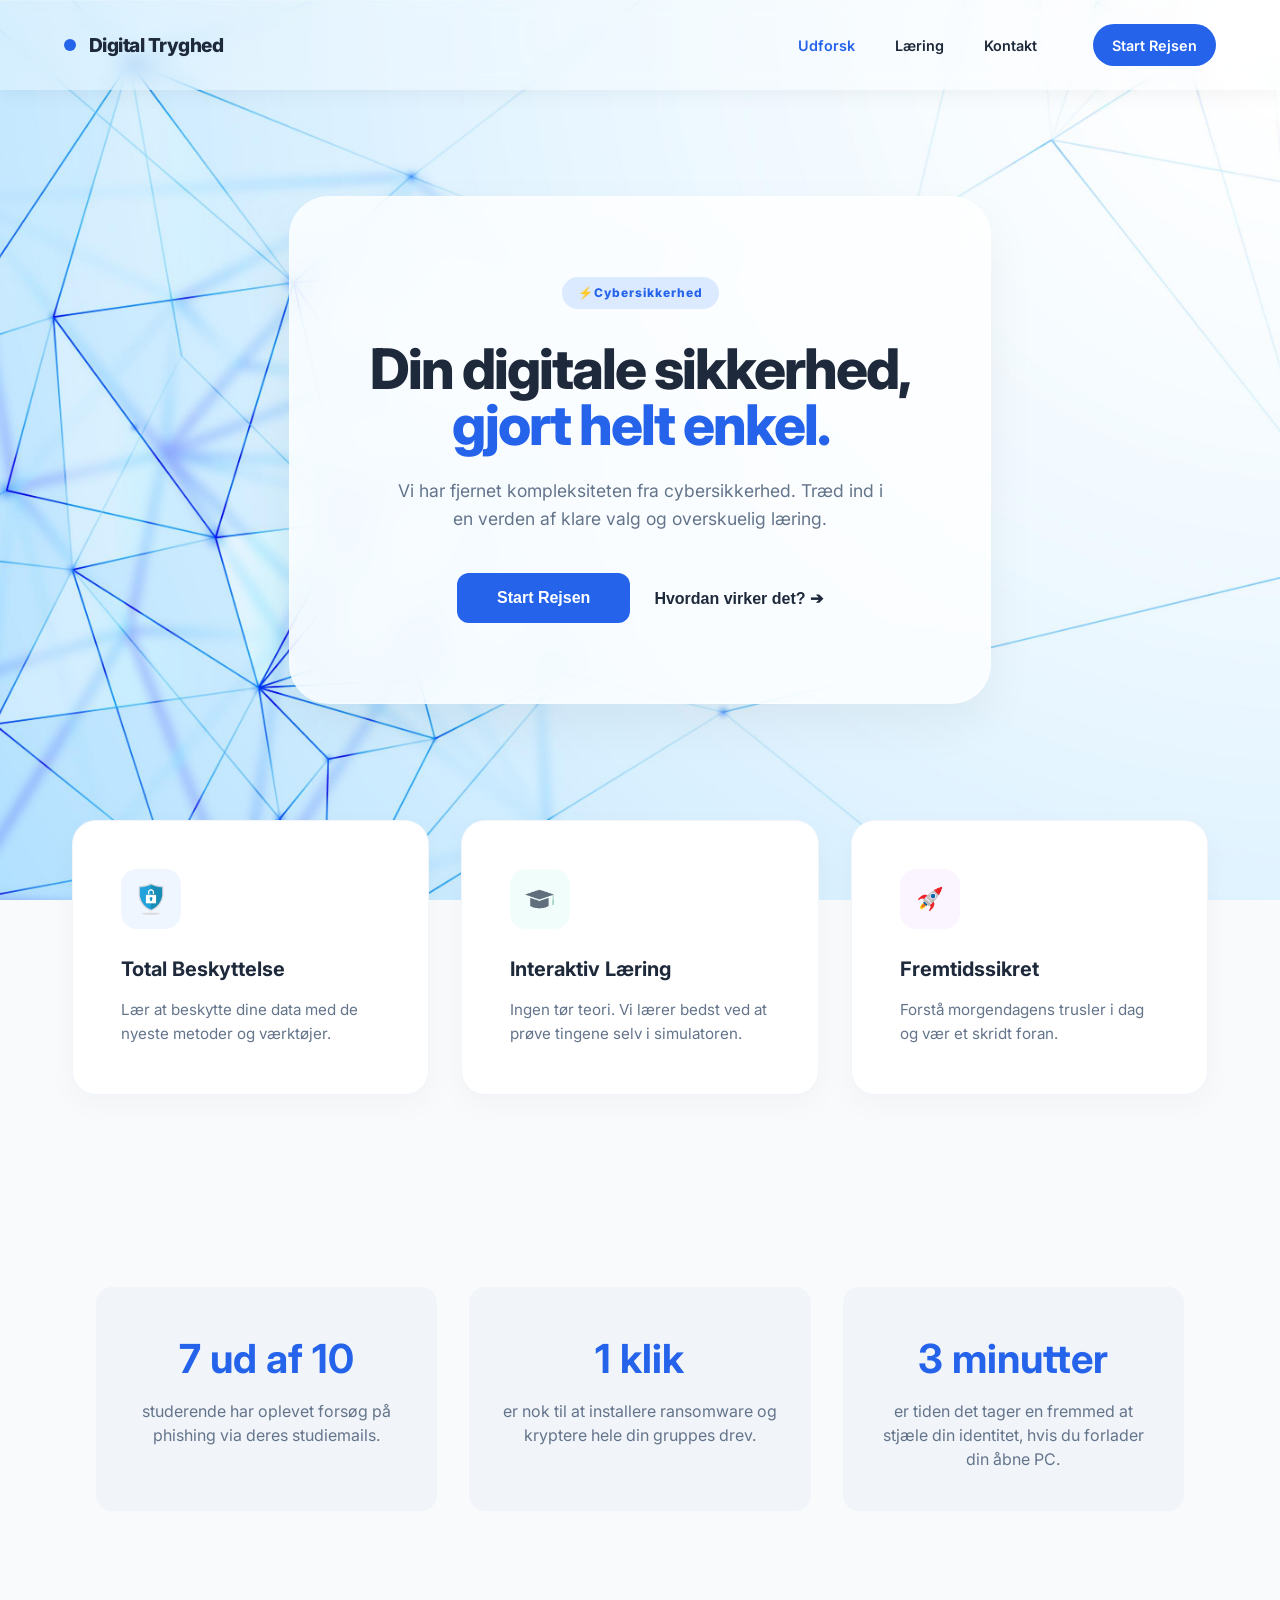
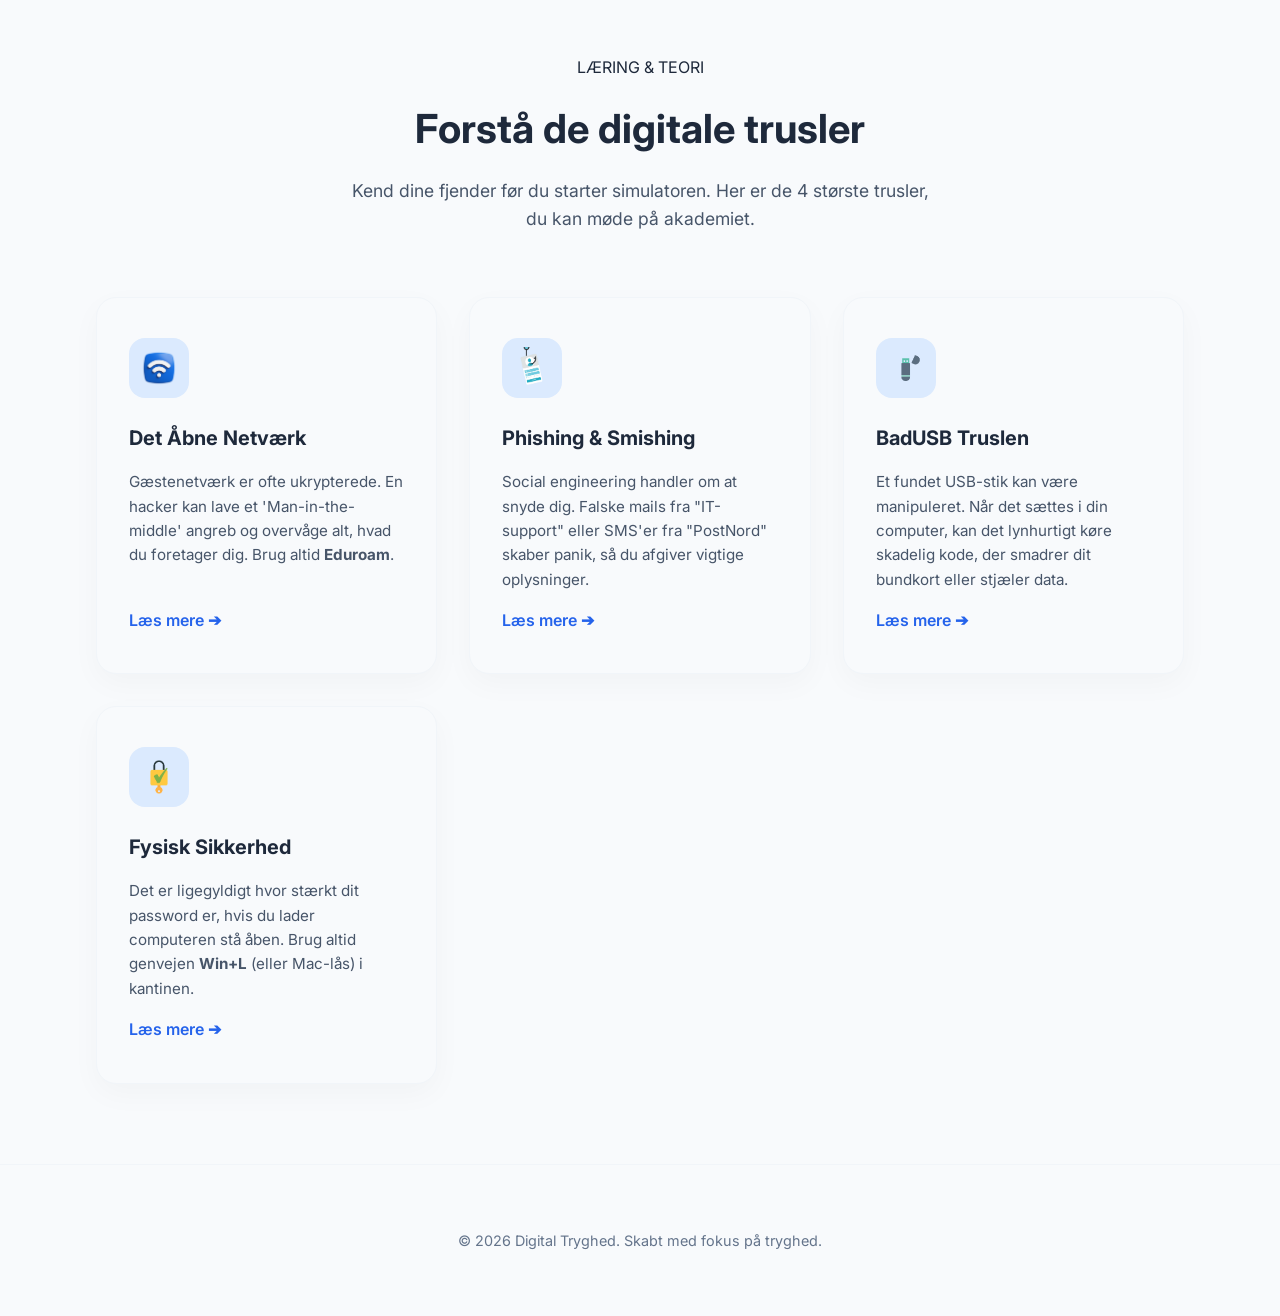
<file: index.html>
<!DOCTYPE html>
<html lang="da">

<head>
    <meta charset="UTF-8">
    <meta name="viewport" content="width=device-width, initial-scale=1.0">
    <title>Digital Tryghed | Den sikre vej</title>

    <!-- Fonts -->
    <link rel="preconnect" href="https://fonts.googleapis.com">
    <link rel="preconnect" href="https://fonts.gstatic.com" crossorigin>
    <link href="https://fonts.googleapis.com/css2?family=Inter:wght@300;400;600;800&display=swap" rel="stylesheet">

    <link rel="stylesheet" href="css/style.css">
    <script src="js/script.js" defer></script>
</head>

<body>
    <nav class="v3-nav">
        <div class="logo">
            <div class="logo-dot"></div>
            <span>Digital Tryghed</span>
        </div>
        <div class="nav-links">
            <a href="index.html" class="active">Udforsk</a>
            <a href="learning.html">Læring</a>
            <a href="contact.html">Kontakt</a>
            <a href="index.html?start=true" class="nav-cta">Start Rejsen</a>
        </div>
        <button class="menu-toggle" id="menu-toggle">
            <span></span>
            <span></span>
            <span></span>
        </button>
    </nav>

    <main>
        <section class="hero-v3">
            <div class="hero-bg-container">
                <img src="images/hero-bg.jpg" alt="Clean background">
            </div>

            <div class="hero-card">
                <div class="tag">⚡Cybersikkerhed</div>
                <h1>Din digitale sikkerhed, <br><span>gjort helt enkel.</span></h1>
                <p>Vi har fjernet kompleksiteten fra cybersikkerhed. Træd ind i en verden af klare valg og overskuelig
                    læring.</p>
                <div class="cta-group">
                    <button class="btn-main">Start Rejsen</button>
                    <button class="btn-link">Hvordan virker det? ➔</button>
                </div>
            </div>
        </section>

        <section class="info-sections container">
            <div class="info-card">
                <div class="card-icon blue"><img src="images/shield.png" alt="Beskyttelse"></div>
                <h4>Total Beskyttelse</h4>
                <p>Lær at beskytte dine data med de nyeste metoder og værktøjer.</p>
            </div>
            <div class="info-card">
                <div class="card-icon teal"><img src="images/graduation_cap_transparent.png" alt="Interaktiv Læring">
                </div>
                <h4>Interaktiv Læring</h4>
                <p>Ingen tør teori. Vi lærer bedst ved at prøve tingene selv i simulatoren.</p>
            </div>
            <div class="info-card">
                <div class="card-icon purple"><img src="images/raket_transparent.png" alt="Fremtidssikret"></div>
                <h4>Fremtidssikret</h4>
                <p>Forstå morgendagens trusler i dag og vær et skridt foran.</p>
            </div>
        </section>

        <!-- UDFORSK SEKTION -->
        <section id="udforsk" class="stats-section">
            <div class="container">
                <div class="stats-grid">
                    <div class="stat-box">
                        <h2>7 ud af 10</h2>
                        <p>studerende har oplevet forsøg på phishing via deres studiemails.</p>
                    </div>
                    <div class="stat-box">
                        <h2>1 klik</h2>
                        <p>er nok til at installere ransomware og kryptere hele din gruppes drev.</p>
                    </div>
                    <div class="stat-box">
                        <h2>3 minutter</h2>
                        <p>er tiden det tager en fremmed at stjæle din identitet, hvis du forlader din åbne PC.</p>
                    </div>
                </div>
            </div>
        </section>

        <!-- LÆRING SEKTION -->
        <section id="features" class="learning-section">
            <div class="container">
                <div class="section-header">
                    <div class="tag">LÆRING & TEORI</div>
                    <h2>Forstå de digitale trusler</h2>
                    <p>Kend dine fjender før du starter simulatoren. Her er de 4 største trusler, du kan møde på
                        akademiet.</p>
                </div>
                <div class="features-grid">
                    <div class="feature-card">
                        <div class="feature-icon"><img src="images/wifi_transparent.png" alt="Wifi"></div>
                        <h3>Det Åbne Netværk</h3>
                        <p>Gæstenetværk er ofte ukrypterede. En hacker kan lave et 'Man-in-the-middle' angreb og
                            overvåge alt, hvad du foretager dig. Brug altid <strong>Eduroam</strong>.</p>
                        <a href="learning.html#wifi" class="read-more">Læs mere ➔</a>
                    </div>
                    <div class="feature-card">
                        <div class="feature-icon"><img src="images/phishing2_transparent.png" alt="Phishing"></div>
                        <h3>Phishing & Smishing</h3>
                        <p>Social engineering handler om at snyde dig. Falske mails fra "IT-support" eller SMS'er fra
                            "PostNord" skaber panik, så du afgiver vigtige oplysninger.</p>
                        <a href="learning.html#phishing" class="read-more">Læs mere ➔</a>
                    </div>
                    <div class="feature-card">
                        <div class="feature-icon"><img src="images/usb_transparent.png" alt="BadUSB"></div>
                        <h3>BadUSB Truslen</h3>
                        <p>Et fundet USB-stik kan være manipuleret. Når det sættes i din computer, kan det lynhurtigt
                            køre skadelig kode, der smadrer dit bundkort eller stjæler data.</p>
                        <a href="learning.html#badusb" class="read-more">Læs mere ➔</a>
                    </div>
                    <div class="feature-card">
                        <div class="feature-icon"><img src="images/lock_transparent.png" alt="Fysisk Sikkerhed"></div>
                        <h3>Fysisk Sikkerhed</h3>
                        <p>Det er ligegyldigt hvor stærkt dit password er, hvis du lader computeren stå åben. Brug altid
                            genvejen <strong>Win+L</strong> (eller Mac-lås) i kantinen.</p>
                        <a href="learning.html#physical" class="read-more">Læs mere ➔</a>
                    </div>
                </div>
            </div>
        </section>

        <div id="game-overlay" class="game-overlay hidden">
            <div class="game-window">
                <button id="close-game" class="close-btn">&times;</button>
                <div id="game-content" class="game-content">
                    <div id="scene-image" class="scene-image"></div>
                    <div id="scene-text" class="scene-text"></div>
                    <div id="choices-container" class="choices-container"></div>
                </div>
            </div>
        </div>

             <div id="guide-modal" class="game-overlay hidden">
            <div class="game-window" style="max-width: 600px;">
                <button id="close-guide" class="close-btn">&times;</button>
                <div class="game-content">
                    <div class="scene-text">
                        <div class="tag" style="margin-bottom: 1rem;">GUIDE</div>
                        <h1>Hvordan virker det?</h1>
                        <div style="text-align: left; margin-top: 2rem;">
                            <p style="margin-bottom: 1.2rem; color: #1e293b;"><strong>1. Tag et valg:</strong> I simulatoren bliver du stillet over for realistiske hverdagssituationer. Dine valg afgør din skæbne.</p>
                            <p style="margin-bottom: 1.2rem; color: #1e293b;"><strong>2. Lær af fejlene:</strong> Hvis du bliver hacket, forklarer vi præcis hvad der gik galt, så du bliver klogere.</p>
                            <p style="margin-bottom: 1.2rem; color: #1e293b;"><strong>3. Bliv ekspert:</strong> Brug 'Læring' sektionen for at dykke ned i teorien bag de emner du møder i spillet.</p>
                        </div>
                        <button id="start-from-guide" class="btn-main full-width" style="margin-top: 1rem;">Start Rejsen Nu</button>
                    </div>
                </div>
            </div>
        </div>
    </main>

    <footer class="v3-footer">
        <div class="container">
            <p>&copy; 2026 Digital Tryghed. Skabt med fokus på tryghed.</p>
        </div>
    </footer>

</body>

</html>
</file>
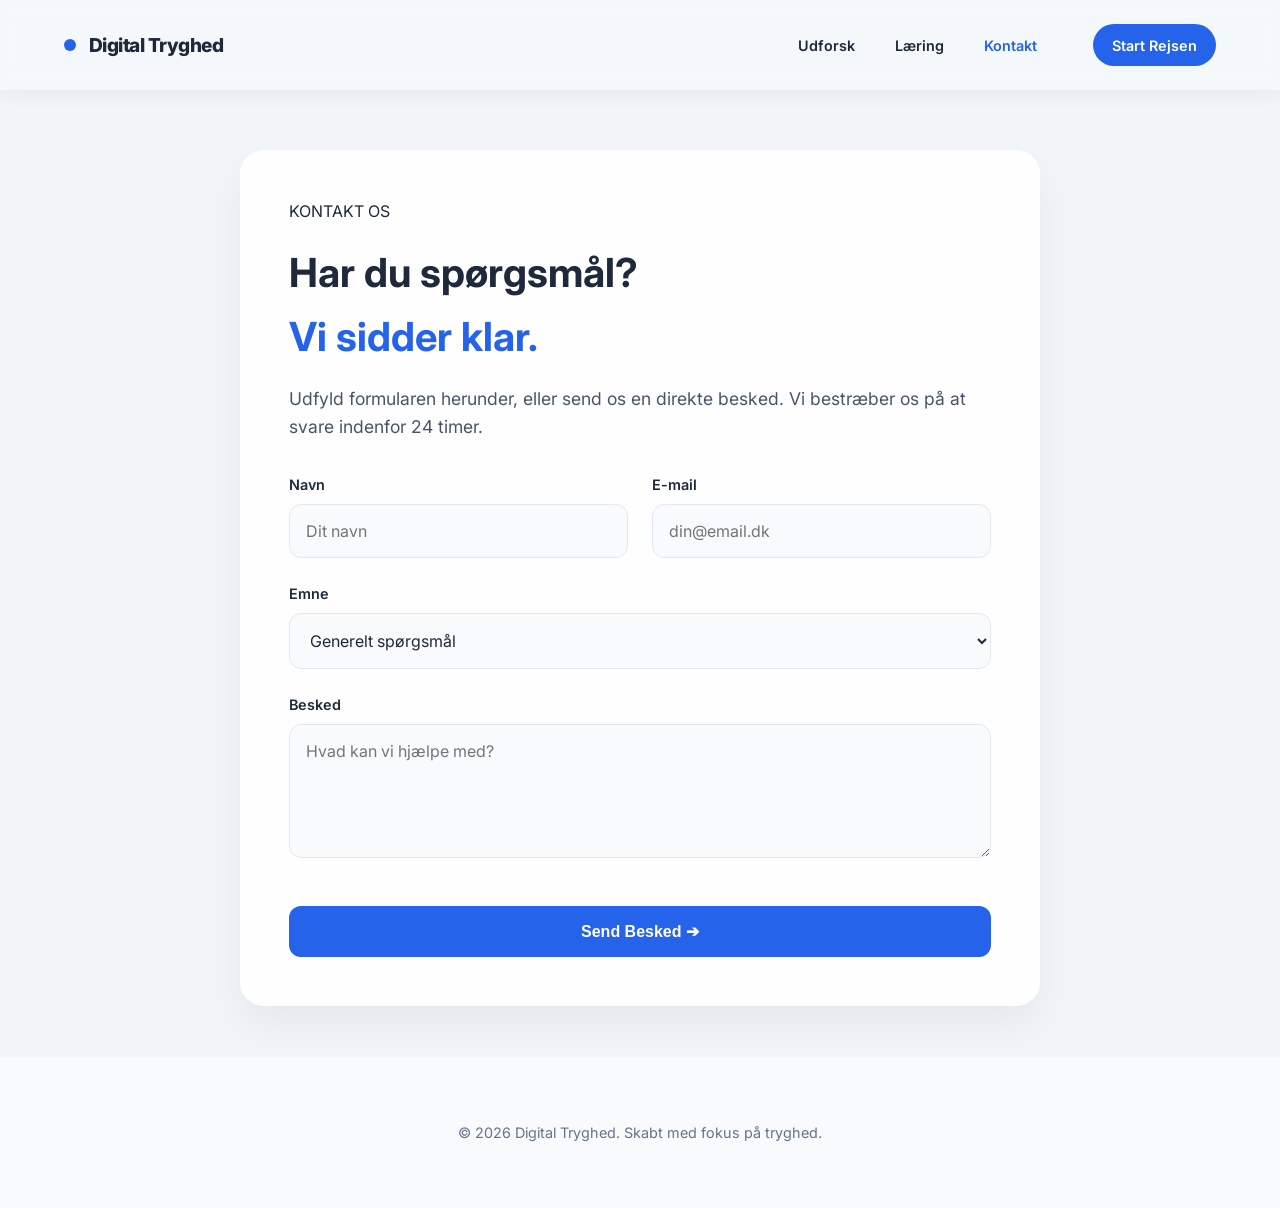
<file: contact.html>
<!DOCTYPE html>
<html lang="da">
<head>
    <meta charset="UTF-8">
    <meta name="viewport" content="width=device-width, initial-scale=1.0">
    <title>Kontakt Os | Digital Tryghed</title>
    
    <!-- Fonts -->
    <link rel="preconnect" href="https://fonts.googleapis.com">
    <link rel="preconnect" href="https://fonts.gstatic.com" crossorigin>
    <link href="https://fonts.googleapis.com/css2?family=Inter:wght@300;400;600;800&display=swap" rel="stylesheet">
    
    <link rel="stylesheet" href="css/style.css">
    <script src="js/script.js" defer></script>
</head>
<body class="subpage">
    <nav class="v3-nav">
        <a href="index.html" class="logo">
            <div class="logo-dot"></div>
            <span>Digital Tryghed</span>
        </a>
        <div class="nav-links">
            <a href="index.html">Udforsk</a>
            <a href="learning.html">Læring</a>
            <a href="contact.html" class="active">Kontakt</a>
            <a href="index.html?start=true" class="nav-cta">Start Rejsen</a>
        </div>
        <button class="menu-toggle" id="menu-toggle">
            <span></span>
            <span></span>
            <span></span>
        </button>
    </nav>

    <main class="contact-main">
        <section class="contact-hero container">
            <div class="contact-card">
                <div class="tag">KONTAKT OS</div>
                <h1>Har du spørgsmål? <br><span>Vi sidder klar.</span></h1>
                <p>Udfyld formularen herunder, eller send os en direkte besked. Vi bestræber os på at svare indenfor 24 timer.</p>
                
                <form id="contact-form" class="pure-form">
                    <div class="form-group-row">
                        <div class="form-group">
                            <label for="name">Navn</label>
                            <input type="text" id="name" placeholder="Dit navn" required>
                        </div>
                        <div class="form-group">
                            <label for="email">E-mail</label>
                            <input type="email" id="email" placeholder="din@email.dk" required>
                        </div>
                    </div>
                    <div class="form-group">
                        <label for="subject">Emne</label>
                        <select id="subject">
                            <option value="general">Generelt spørgsmål</option>
                            <option value="technical">Teknisk support</option>
                            <option value="feedback">Feedback til spillet</option>
                        </select>
                    </div>
                    <div class="form-group">
                        <label for="message">Besked</label>
                        <textarea id="message" rows="5" placeholder="Hvad kan vi hjælpe med?" required></textarea>
                    </div>
                    <button type="submit" class="btn-main full-width">Send Besked ➔</button>
                </form>
            </div>
        </section>
        <div id="guide-modal" class="game-overlay hidden">
            <div class="game-window" style="max-width: 600px;">
                <button id="close-guide" class="close-btn">&times;</button>
                <div class="game-content">
                    <div class="scene-text">
                        <div class="tag" style="margin-bottom: 1rem;">GUIDE</div>
                        <h1>Hvordan virker det?</h1>
                        <div style="text-align: left; margin-top: 2rem;">
                            <p style="margin-bottom: 1.2rem; color: #1e293b;"><strong>1. Tag et valg:</strong> I simulatoren bliver du stillet over for realistiske hverdagssituationer. Dine valg afgør din skæbne.</p>
                            <p style="margin-bottom: 1.2rem; color: #1e293b;"><strong>2. Lær af fejlene:</strong> Hvis du bliver hacket, forklarer vi præcis hvad der gik galt, så du bliver klogere.</p>
                            <p style="margin-bottom: 1.2rem; color: #1e293b;"><strong>3. Bliv ekspert:</strong> Brug 'Læring' sektionen for at dykke ned i teorien bag de emner du møder i spillet.</p>
                        </div>
                        <button id="start-from-guide" class="btn-main full-width" style="margin-top: 1rem;">Start Rejsen Nu</button>
                    </div>
                </div>
            </div>
        </div>
    </main>

    <footer class="v3-footer">
        <div class="container">
            <p>&copy; 2026 Digital Tryghed. Skabt med fokus på tryghed.</p>
        </div>
    </footer>

    <div id="game-overlay" class="game-overlay hidden">
        <div class="game-window">
            <button id="close-game" class="close-btn">&times;</button>
            <div id="game-content" class="game-content">
                <div id="scene-image" class="scene-image"></div>
                <div id="scene-text" class="scene-text"></div>
                <div id="choices-container" class="choices-container"></div>
            </div>
        </div>
    </div>

</body>
</html>
</file>
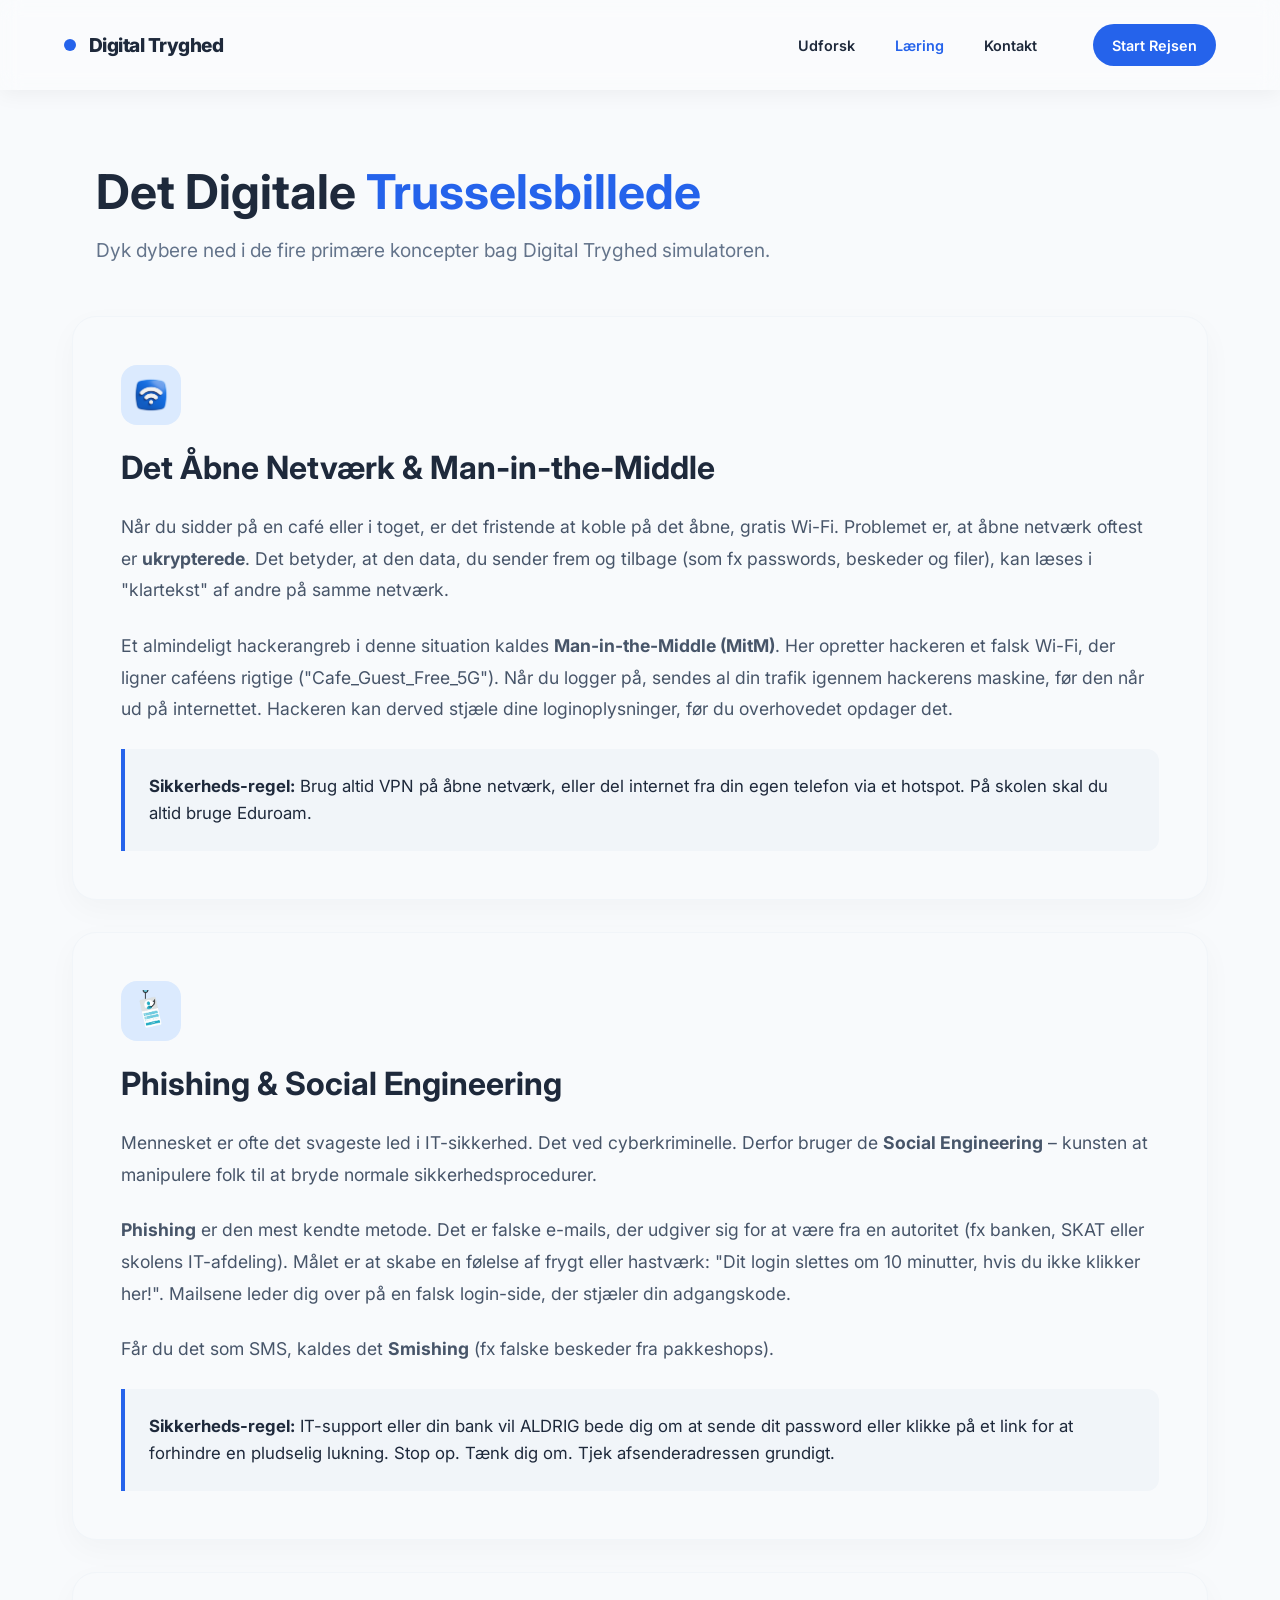
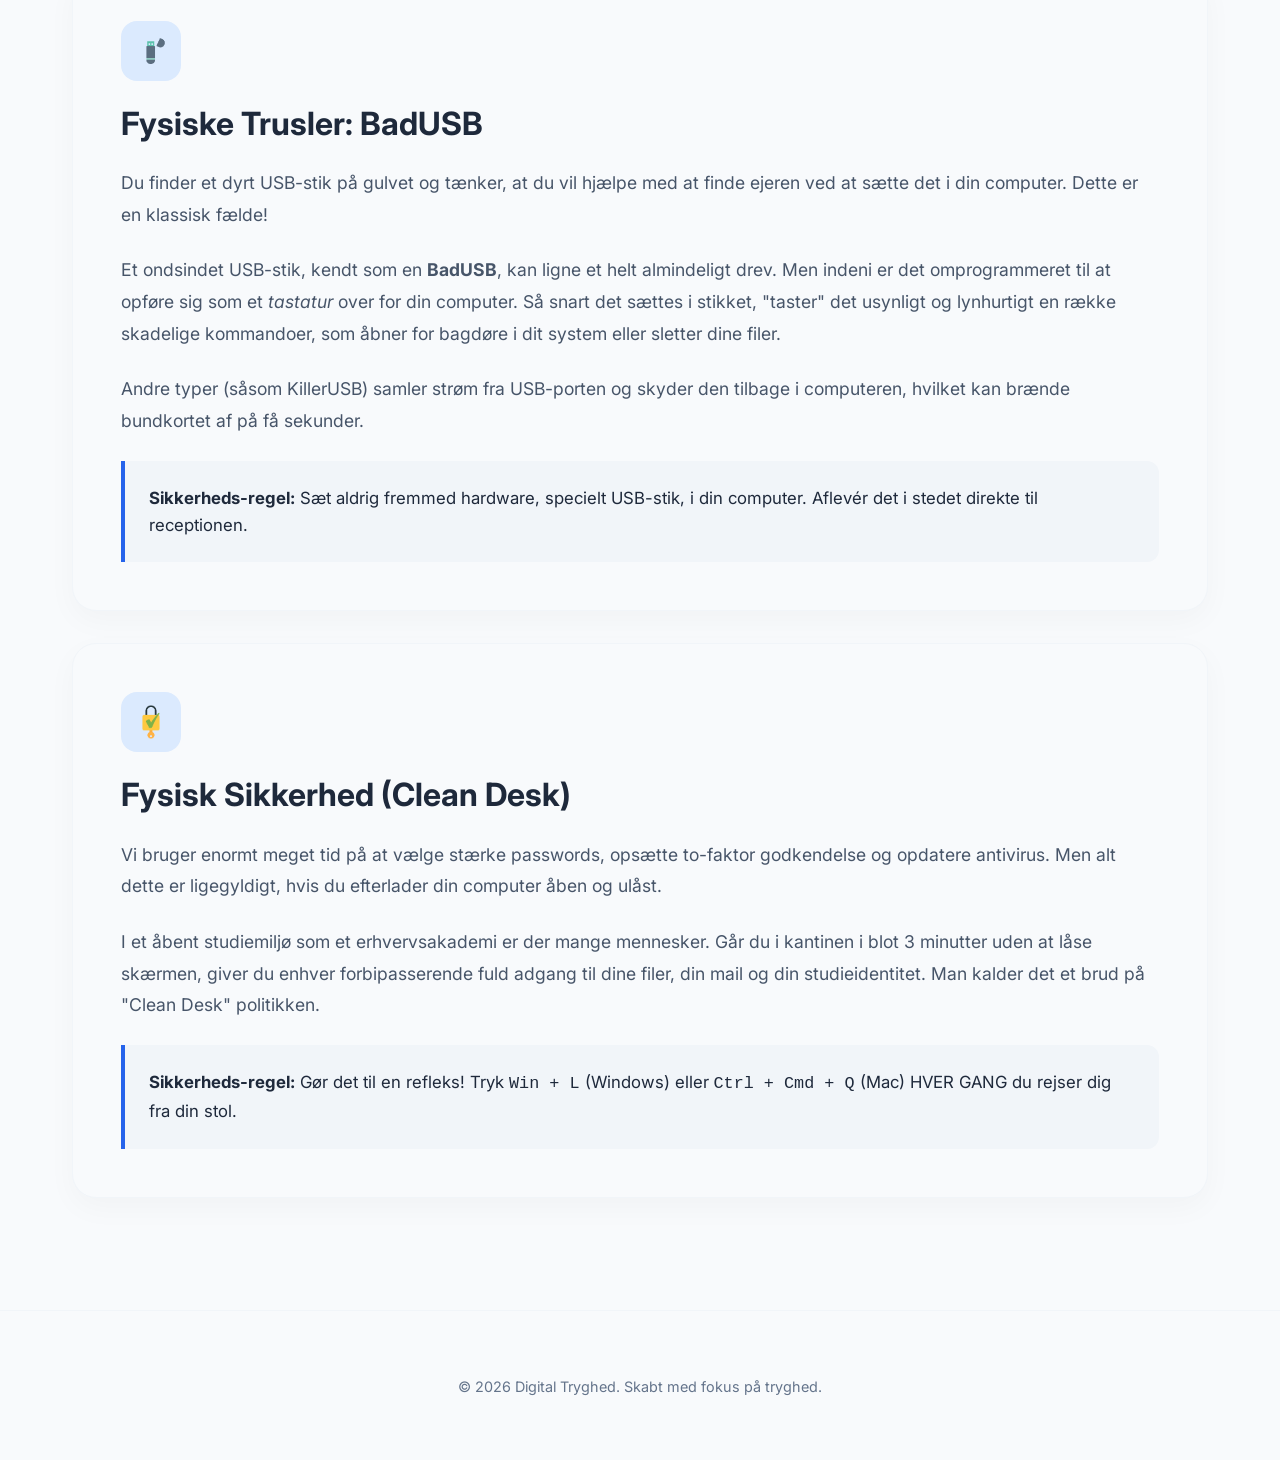
<file: learning.html>
<!DOCTYPE html>
<html lang="da">
<head>
    <meta charset="UTF-8">
    <meta name="viewport" content="width=device-width, initial-scale=1.0">
    <title>Læring og Teori | Digital Tryghed</title>
    
    <!-- Fonts -->
    <link rel="preconnect" href="https://fonts.googleapis.com">
    <link rel="preconnect" href="https://fonts.gstatic.com" crossorigin>
    <link href="https://fonts.googleapis.com/css2?family=Inter:wght@300;400;600;800&display=swap" rel="stylesheet">
    
    <link rel="stylesheet" href="css/style.css">
    <script src="js/script.js" defer></script>
</head>
<body class="subpage">
    <!-- NAVIGATION -->
    <nav class="v3-nav">
        <a href="index.html" class="logo">
            <div class="logo-dot"></div>
            <span>Digital Tryghed</span>
        </a>
        <div class="nav-links">
            <a href="index.html">Udforsk</a>
            <a href="learning.html" class="active">Læring</a>
            <a href="contact.html">Kontakt</a>
            <a href="index.html?start=true" class="nav-cta">Start Rejsen</a>
        </div>
        <button class="menu-toggle" id="menu-toggle">
            <span></span>
            <span></span>
            <span></span>
        </button>
    </nav>

    <!-- HEADER -->
    <header class="learning-header">
        <div class="container text-center">
            <h1>Det Digitale <span>Trusselsbillede</span></h1>
            <p>Dyk dybere ned i de fire primære koncepter bag Digital Tryghed simulatoren.</p>
        </div>
    </header>

    <!-- CONTENT SECTIONS -->
    <main class="learning-content container">
        
        <!-- WIFI -->
        <article id="wifi" class="learning-article">
            <div class="article-icon"><img src="images/wifi_transparent.png" alt="Wifi"></div>
            <h2>Det Åbne Netværk & Man-in-the-Middle</h2>
            <div class="article-body">
                <p>Når du sidder på en café eller i toget, er det fristende at koble på det åbne, gratis Wi-Fi. Problemet er, at åbne netværk oftest er <strong>ukrypterede</strong>. Det betyder, at den data, du sender frem og tilbage (som fx passwords, beskeder og filer), kan læses i "klartekst" af andre på samme netværk.</p>
                <p>Et almindeligt hackerangreb i denne situation kaldes <strong>Man-in-the-Middle (MitM)</strong>. Her opretter hackeren et falsk Wi-Fi, der ligner caféens rigtige ("Cafe_Guest_Free_5G"). Når du logger på, sendes al din trafik igennem hackerens maskine, før den når ud på internettet. Hackeren kan derved stjæle dine loginoplysninger, før du overhovedet opdager det.</p>
                <div class="tip-box">
                    <strong>Sikkerheds-regel:</strong> Brug altid VPN på åbne netværk, eller del internet fra din egen telefon via et hotspot. På skolen skal du altid bruge Eduroam.
                </div>
            </div>
        </article>

        <!-- PHISHING -->
        <article id="phishing" class="learning-article">
            <div class="article-icon"><img src="images/phishing2_transparent.png" alt="Phishing"></div>
            <h2>Phishing & Social Engineering</h2>
            <div class="article-body">
                <p>Mennesket er ofte det svageste led i IT-sikkerhed. Det ved cyberkriminelle. Derfor bruger de <strong>Social Engineering</strong> – kunsten at manipulere folk til at bryde normale sikkerhedsprocedurer.</p>
                <p><strong>Phishing</strong> er den mest kendte metode. Det er falske e-mails, der udgiver sig for at være fra en autoritet (fx banken, SKAT eller skolens IT-afdeling). Målet er at skabe en følelse af frygt eller hastværk: "Dit login slettes om 10 minutter, hvis du ikke klikker her!". Mailsene leder dig over på en falsk login-side, der stjæler din adgangskode.</p>
                <p>Får du det som SMS, kaldes det <strong>Smishing</strong> (fx falske beskeder fra pakkeshops).</p>
                <div class="tip-box">
                    <strong>Sikkerheds-regel:</strong> IT-support eller din bank vil ALDRIG bede dig om at sende dit password eller klikke på et link for at forhindre en pludselig lukning. Stop op. Tænk dig om. Tjek afsenderadressen grundigt.
                </div>
            </div>
        </article>

        <!-- BADUSB -->
        <article id="badusb" class="learning-article">
            <div class="article-icon"><img src="images/usb_transparent.png" alt="BadUSB"></div>
            <h2>Fysiske Trusler: BadUSB</h2>
            <div class="article-body">
                <p>Du finder et dyrt USB-stik på gulvet og tænker, at du vil hjælpe med at finde ejeren ved at sætte det i din computer. Dette er en klassisk fælde!</p>
                <p>Et ondsindet USB-stik, kendt som en <strong>BadUSB</strong>, kan ligne et helt almindeligt drev. Men indeni er det omprogrammeret til at opføre sig som et <em>tastatur</em> over for din computer. Så snart det sættes i stikket, "taster" det usynligt og lynhurtigt en række skadelige kommandoer, som åbner for bagdøre i dit system eller sletter dine filer.</p>
                <p>Andre typer (såsom KillerUSB) samler strøm fra USB-porten og skyder den tilbage i computeren, hvilket kan brænde bundkortet af på få sekunder.</p>
                <div class="tip-box">
                    <strong>Sikkerheds-regel:</strong> Sæt aldrig fremmed hardware, specielt USB-stik, i din computer. Aflevér det i stedet direkte til receptionen.
                </div>
            </div>
        </article>

        <!-- FYSISK SIKKERHED -->
        <article id="physical" class="learning-article">
            <div class="article-icon"><img src="images/lock_transparent.png" alt="Fysisk Sikkerhed"></div>
            <h2>Fysisk Sikkerhed (Clean Desk)</h2>
            <div class="article-body">
                <p>Vi bruger enormt meget tid på at vælge stærke passwords, opsætte to-faktor godkendelse og opdatere antivirus. Men alt dette er ligegyldigt, hvis du efterlader din computer åben og ulåst.</p>
                <p>I et åbent studiemiljø som et erhvervsakademi er der mange mennesker. Går du i kantinen i blot 3 minutter uden at låse skærmen, giver du enhver forbipasserende fuld adgang til dine filer, din mail og din studieidentitet. Man kalder det et brud på "Clean Desk" politikken.</p>
                <div class="tip-box">
                    <strong>Sikkerheds-regel:</strong> Gør det til en refleks! Tryk <code>Win + L</code> (Windows) eller <code>Ctrl + Cmd + Q</code> (Mac) HVER GANG du rejser dig fra din stol.
                </div>
            </div>
        </article>

        <div id="guide-modal" class="game-overlay hidden">
            <div class="game-window" style="max-width: 600px;">
                <button id="close-guide" class="close-btn">&times;</button>
                <div class="game-content">
                    <div class="scene-text">
                        <div class="tag" style="margin-bottom: 1rem;">GUIDE</div>
                        <h1>Hvordan virker det?</h1>
                        <div style="text-align: left; margin-top: 2rem;">
                            <p style="margin-bottom: 1.2rem; color: #1e293b;"><strong>1. Tag et valg:</strong> I simulatoren bliver du stillet over for realistiske hverdagssituationer. Dine valg afgør din skæbne.</p>
                            <p style="margin-bottom: 1.2rem; color: #1e293b;"><strong>2. Lær af fejlene:</strong> Hvis du bliver hacket, forklarer vi præcis hvad der gik galt, så du bliver klogere.</p>
                            <p style="margin-bottom: 1.2rem; color: #1e293b;"><strong>3. Bliv ekspert:</strong> Brug 'Læring' sektionen for at dykke ned i teorien bag de emner du møder i spillet.</p>
                        </div>
                        <button id="start-from-guide" class="btn-main full-width" style="margin-top: 1rem;">Start Rejsen Nu</button>
                    </div>
                </div>
            </div>
        </div>
    </main>

    <!-- FOOTER -->
    <footer class="v3-footer">
        <div class="container">
            <p>&copy; 2026 Digital Tryghed. Skabt med fokus på tryghed.</p>
        </div>
    </footer>

    <div id="game-overlay" class="game-overlay hidden">
        <div class="game-window">
            <button id="close-game" class="close-btn">&times;</button>
            <div id="game-content" class="game-content">
                <div id="scene-image" class="scene-image"></div>
                <div id="scene-text" class="scene-text"></div>
                <div id="choices-container" class="choices-container"></div>
            </div>
        </div>
    </div>

</body>
</html>
</file>
<file: css/style.css>
* {
  margin: 0;
  padding: 0;
  box-sizing: border-box;
}

body {
  background-color: #f8fafc;
  color: #1e293b;
  font-family: "Inter", sans-serif;
  line-height: 1.6;
  overflow-x: hidden;
}

.container {
  max-width: 1200px;
  margin: 0 auto;
  padding: 0 2rem;
}
@media (max-width: 600px) {
  .container {
    padding: 0 1rem;
  }
}

.v3-nav {
  display: flex;
  justify-content: space-between;
  align-items: center;
  padding: 1.5rem 5%;
  position: fixed;
  top: 0;
  left: 0;
  width: 100%;
  z-index: 1000;
  background: rgba(255, 255, 255, 0.3);
  backdrop-filter: blur(10px);
  -webkit-backdrop-filter: blur(10px);
  box-shadow: 0 4px 20px rgba(0, 0, 0, 0.05);
}
@media (max-width: 900px) {
  .v3-nav {
    padding: 1.5rem 5%;
  }
}
.v3-nav .logo {
  display: flex;
  align-items: center;
  gap: 0.8rem;
  font-weight: 800;
  font-size: 1.2rem;
  letter-spacing: -0.5px;
  text-decoration: none;
  color: #1e293b;
}
.v3-nav .logo .logo-dot {
  width: 12px;
  height: 12px;
  background-color: #2563eb;
  border-radius: 50%;
}
.v3-nav .nav-links {
  display: flex;
  align-items: center;
  gap: 2.5rem;
}
@media (max-width: 900px) {
  .v3-nav .nav-links {
    position: fixed;
    top: 0;
    right: -100%;
    width: 80%;
    height: 100vh;
    background: white;
    flex-direction: column;
    justify-content: center;
    gap: 2rem;
    transition: 0.4s cubic-bezier(0.4, 0, 0.2, 1);
    box-shadow: -10px 0 30px rgba(0, 0, 0, 0.05);
    z-index: 999;
    padding: 2rem;
    display: flex;
  }
  .v3-nav .nav-links.active {
    right: 0;
  }
}
.v3-nav .nav-links a {
  text-decoration: none;
  color: #1e293b;
  font-weight: 600;
  font-size: 0.9rem;
  transition: 0.2s;
}
@media (max-width: 900px) {
  .v3-nav .nav-links a {
    font-size: 1.2rem;
    width: 100%;
    text-align: center;
    padding: 1rem;
  }
}
.v3-nav .nav-links a.active, .v3-nav .nav-links a:hover {
  color: #2563eb;
}
.v3-nav .nav-links a.nav-cta {
  background: #2563eb;
  color: white !important;
  padding: 0.6rem 1.2rem;
  border-radius: 50px;
  margin-left: 1rem;
}
@media (max-width: 900px) {
  .v3-nav .nav-links a.nav-cta {
    margin-left: 0;
    margin-top: 1rem;
  }
}
.v3-nav .nav-links a.nav-cta:hover {
  background: #1e293b;
}
.v3-nav .menu-toggle {
  display: none;
  flex-direction: column;
  gap: 6px;
  background: none;
  border: none;
  cursor: pointer;
  z-index: 1001;
  padding: 0.5rem;
}
@media (max-width: 900px) {
  .v3-nav .menu-toggle {
    display: flex;
  }
}
.v3-nav .menu-toggle span {
  display: block;
  width: 28px;
  height: 3px;
  background-color: #1e293b;
  border-radius: 3px;
  transition: 0.3s;
}
.v3-nav .menu-toggle.active span:nth-child(1) {
  transform: translateY(9px) rotate(45deg);
}
.v3-nav .menu-toggle.active span:nth-child(2) {
  opacity: 0;
}
.v3-nav .menu-toggle.active span:nth-child(3) {
  transform: translateY(-9px) rotate(-45deg);
}

.v3-footer {
  padding: 4rem 0;
  border-top: 1px solid #f1f5f9;
  text-align: center;
  color: #64748b;
  font-size: 0.9rem;
}

.btn-main {
  background-color: #2563eb;
  color: white;
  border: none;
  padding: 1rem 2.5rem;
  border-radius: 12px;
  font-weight: 700;
  font-size: 1rem;
  cursor: pointer;
  transition: 0.3s cubic-bezier(0.19, 1, 0.22, 1);
}
.btn-main:hover {
  transform: scale(1.05);
  box-shadow: 0 10px 20px rgba(37, 99, 235, 0.2);
}
.btn-main.full-width {
  width: 100%;
  margin-top: 1rem;
}

.btn-link {
  background: transparent;
  border: none;
  font-weight: 700;
  color: #1e293b;
  cursor: pointer;
  font-size: 1rem;
}
.btn-link:hover {
  color: #2563eb;
}

.info-sections {
  display: grid;
  grid-template-columns: repeat(3, 1fr);
  gap: 2rem;
  margin-top: -5rem;
  position: relative;
  z-index: 20;
  margin-bottom: 8rem;
}
@media (max-width: 900px) {
  .info-sections {
    grid-template-columns: 1fr;
    margin-top: 2rem;
  }
}
.info-sections .info-card {
  background: white;
  padding: 3rem;
  border-radius: 24px;
  box-shadow: 0 10px 30px rgba(0, 0, 0, 0.03);
  border: 1px solid #f1f5f9;
  transition: 0.3s;
}
.info-sections .info-card:hover {
  transform: translateY(-10px);
}
.info-sections .info-card .card-icon {
  width: 60px;
  height: 60px;
  display: flex;
  align-items: center;
  justify-content: center;
  font-size: 1.5rem;
  border-radius: 16px;
  margin-bottom: 1.5rem;
}
.info-sections .info-card .card-icon.blue {
  background: #eff6ff;
  color: #2563eb;
}
.info-sections .info-card .card-icon.teal {
  background: #f0fdfa;
  color: #0d9488;
}
.info-sections .info-card .card-icon.purple {
  background: #faf5ff;
  color: #9333ea;
}
.info-sections .info-card .card-icon img {
  width: 42px;
  height: 42px;
  -o-object-fit: contain;
     object-fit: contain;
}
.info-sections .info-card h4 {
  font-size: 1.25rem;
  margin-bottom: 0.8rem;
  font-weight: 700;
}
.info-sections .info-card p {
  color: #64748b;
  font-size: 0.95rem;
}

.game-overlay {
  position: fixed;
  top: 0;
  left: 0;
  width: 100%;
  height: 100%;
  background: rgba(255, 255, 255, 0.8);
  backdrop-filter: blur(15px);
  z-index: 2000;
  display: flex;
  align-items: center;
  justify-content: center;
  padding: 1rem;
  transition: opacity 0.4s ease;
}
.game-overlay.hidden {
  opacity: 0;
  pointer-events: none;
}
.game-overlay .game-window {
  background: white;
  border-radius: 30px;
  padding: 3rem;
  width: 95%;
  max-width: 850px;
  max-height: 90vh;
  overflow-y: auto;
  box-shadow: 0 40px 100px rgba(0, 0, 0, 0.1);
  position: relative;
  border: 1px solid #f1f5f9;
}
@media (max-width: 600px) {
  .game-overlay .game-window {
    padding: 2rem 1.5rem;
  }
}
.game-overlay .game-window .close-btn {
  position: absolute;
  top: 1.2rem;
  right: 1.2rem;
  background: #f1f5f9;
  border: none;
  width: 40px;
  height: 40px;
  border-radius: 50%;
  display: flex;
  align-items: center;
  justify-content: center;
  font-size: 1.3rem;
  cursor: pointer;
  transition: 0.2s;
  z-index: 10;
}
.game-overlay .game-window .close-btn:hover {
  background: #e2e8f0;
}
.game-overlay .game-window .game-content {
  display: flex;
  flex-direction: column;
  gap: 2rem;
}
.game-overlay .game-window .scene-image {
  width: 100%;
  margin: 1.5rem 0 2rem;
  display: flex;
  justify-content: center;
  align-items: center;
}
@media (max-width: 600px) {
  .game-overlay .game-window .scene-image {
    margin: 0 0 1.5rem;
  }
}
.game-overlay .game-window .scene-image img {
  max-width: 100%;
  height: auto;
  max-height: 550px;
  -o-object-fit: contain;
     object-fit: contain;
  border-radius: 20px;
  box-shadow: 0 15px 35px rgba(0, 0, 0, 0.1);
  display: block;
}
.game-overlay .game-window .scene-text {
  text-align: center;
}
.game-overlay .game-window .scene-text h1 {
  font-size: 1.8rem;
  font-weight: 800;
  margin-bottom: 1rem;
  color: #1e293b;
}
.game-overlay .game-window .scene-text div {
  font-size: 1.1rem;
  color: #64748b;
  line-height: 1.6;
  margin-bottom: 2rem;
}
.game-overlay .game-window .choices-container {
  display: flex;
  flex-direction: column;
  gap: 1rem;
}
.game-overlay .game-window .choices-container .btn-choice {
  background: #f8fafc;
  border: 2px solid #e2e8f0;
  padding: 1.2rem 1.5rem;
  border-radius: 18px;
  cursor: pointer;
  text-align: left;
  font-family: inherit;
  font-size: 1rem;
  font-weight: 600;
  transition: all 0.25s cubic-bezier(0.4, 0, 0.2, 1);
  color: #1e293b;
  line-height: 1.4;
}
.game-overlay .game-window .choices-container .btn-choice:hover {
  background: white;
  border-color: #2563eb;
  color: #2563eb;
  box-shadow: 0 10px 25px rgba(37, 99, 235, 0.1);
  transform: translateX(5px);
}

.pure-form {
  display: flex;
  flex-direction: column;
  gap: 1.5rem;
}
.pure-form label {
  font-size: 0.9rem;
  font-weight: 600;
  color: #1e293b;
  margin-bottom: 0.5rem;
  display: block;
}
.pure-form input, .pure-form select, .pure-form textarea {
  width: 100%;
  padding: 1rem;
  border: 1px solid #e2e8f0;
  border-radius: 12px;
  font-family: "Inter", sans-serif;
  font-size: 1rem;
  color: #1e293b;
  background-color: #f8fafc;
  transition: all 0.3s ease;
  box-sizing: border-box;
}
.pure-form input:focus, .pure-form select:focus, .pure-form textarea:focus {
  outline: none;
  border-color: #2563eb;
  box-shadow: 0 0 0 3px #dbeafe;
  background-color: #f8fafc;
}

.form-group-row {
  display: flex;
  gap: 1.5rem;
}
.form-group-row .form-group {
  flex: 1;
}
@media (max-width: 600px) {
  .form-group-row {
    flex-direction: column;
  }
}

.hero-v3 {
  height: 100vh;
  display: flex;
  align-items: center;
  justify-content: center;
  position: relative;
  padding: 0 2rem;
}
.hero-v3 .hero-bg-container {
  position: absolute;
  top: 0;
  left: 0;
  width: 100%;
  height: 100%;
  z-index: 1;
}
.hero-v3 .hero-bg-container img {
  width: 100%;
  height: 100%;
  -o-object-fit: cover;
     object-fit: cover;
}
.hero-v3 .hero-card {
  position: relative;
  z-index: 10;
  background: rgba(255, 255, 255, 0.8);
  backdrop-filter: blur(20px);
  -webkit-backdrop-filter: blur(20px);
  padding: 5rem;
  border-radius: 40px;
  box-shadow: 0 20px 50px rgba(0, 0, 0, 0.05);
  max-width: 800px;
  text-align: center;
  border: 1px solid rgba(255, 255, 255, 0.4);
}
@media (max-width: 900px) {
  .hero-v3 .hero-card {
    padding: 3rem 1.5rem;
    border-radius: 24px;
  }
}
.hero-v3 .hero-card .tag {
  background: #dbeafe;
  color: #2563eb;
  display: inline-block;
  padding: 0.4rem 1rem;
  border-radius: 50px;
  font-size: 0.75rem;
  font-weight: 800;
  margin-bottom: 2rem;
  letter-spacing: 1px;
}
.hero-v3 .hero-card h1 {
  font-size: clamp(2rem, 5vw, 3.5rem);
  font-weight: 800;
  letter-spacing: -2px;
  line-height: 1;
  margin-bottom: 1.5rem;
}
.hero-v3 .hero-card h1 span {
  color: #2563eb;
}
@media (max-width: 900px) {
  .hero-v3 .hero-card h1 {
    font-size: 2.5rem;
  }
}
.hero-v3 .hero-card p {
  color: #64748b;
  font-size: 1.1rem;
  max-width: 500px;
  margin: 0 auto 2.5rem;
}
.hero-v3 .hero-card .cta-group {
  display: flex;
  justify-content: center;
  gap: 1.5rem;
}
@media (max-width: 600px) {
  .hero-v3 .hero-card .cta-group {
    flex-direction: column;
  }
}

.contact-main {
  padding-top: 150px;
  padding-bottom: 50px;
  min-height: calc(100vh - 80px);
  background-color: #f1f5f9;
}

.contact-card {
  background: rgba(255, 255, 255, 0.9);
  backdrop-filter: blur(20px);
  -webkit-backdrop-filter: blur(20px);
  padding: 3rem;
  border-radius: 24px;
  border: 1px solid rgba(255, 255, 255, 0.5);
  box-shadow: 0 20px 40px rgba(0, 0, 0, 0.05);
  max-width: 800px;
  margin: 0 auto;
}
.contact-card h1 {
  font-size: 2.5rem;
  margin-top: 1rem;
  margin-bottom: 1rem;
  color: #1e293b;
}
.contact-card h1 span {
  color: #2563eb;
}
.contact-card p {
  color: #475569;
  margin-bottom: 2rem;
  font-size: 1.1rem;
}

.stats-section {
  padding: 4rem 5%;
  background-color: #f8fafc;
}

.stats-grid {
  display: grid;
  grid-template-columns: repeat(auto-fit, minmax(250px, 1fr));
  gap: 2rem;
  max-width: 1200px;
  margin: 0 auto;
}
.stats-grid .stat-box {
  text-align: center;
  padding: 2.5rem 2rem;
  background-color: #f1f5f9;
  border-radius: 16px;
  transition: all 0.3s ease;
}
.stats-grid .stat-box:hover {
  transform: translateY(-5px);
  box-shadow: 0 10px 25px rgba(0, 0, 0, 0.05);
}
.stats-grid .stat-box h2 {
  font-size: 2.5rem;
  color: #2563eb;
  margin-bottom: 0.5rem;
}
.stats-grid .stat-box p {
  color: #64748b;
  font-size: 1rem;
  line-height: 1.5;
}

.learning-section {
  padding: 5rem 5%;
  background-color: #f8fafc;
}

.section-header {
  text-align: center;
  margin-bottom: 4rem;
}
.section-header h2 {
  font-size: 2.5rem;
  color: #1e293b;
  margin-top: 1rem;
  margin-bottom: 1rem;
}
.section-header p {
  color: #475569;
  font-size: 1.1rem;
  max-width: 600px;
  margin: 0 auto;
}

.features-grid {
  display: grid;
  grid-template-columns: repeat(auto-fit, minmax(250px, 1fr));
  gap: 2rem;
  max-width: 1200px;
  margin: 0 auto;
  align-items: stretch;
}
.features-grid .feature-card {
  background: #f8fafc;
  padding: 2.5rem 2rem;
  border-radius: 20px;
  box-shadow: 0 10px 30px rgba(0, 0, 0, 0.03);
  border: 1px solid #f1f5f9;
  transition: all 0.3s ease;
  display: flex;
  flex-direction: column;
}
.features-grid .feature-card:hover {
  transform: translateY(-10px);
  box-shadow: 0 20px 40px rgba(0, 0, 0, 0.08);
  border-color: #dbeafe;
}
.features-grid .feature-card .feature-icon {
  width: 60px;
  height: 60px;
  display: flex;
  align-items: center;
  justify-content: center;
  font-size: 2rem;
  margin-bottom: 1.5rem;
  background: #dbeafe;
  border-radius: 16px;
}
.features-grid .feature-card .feature-icon img {
  width: 42px;
  height: 42px;
  -o-object-fit: contain;
     object-fit: contain;
}
.features-grid .feature-card h3 {
  font-size: 1.25rem;
  color: #1e293b;
  margin-bottom: 1rem;
}
.features-grid .feature-card p {
  color: #475569;
  line-height: 1.6;
  font-size: 0.95rem;
}
.features-grid .feature-card .read-more {
  margin-top: auto;
  padding-top: 1rem;
}

.learning-header {
  padding: 150px 5% 50px;
  background: #f8fafc;
}
@media (max-width: 900px) {
  .learning-header {
    padding: 120px 5% 30px;
  }
}
.learning-header h1 {
  font-size: clamp(2rem, 8vw, 3rem);
  color: #1e293b;
  margin: 1rem 0;
  line-height: 1.1;
}
.learning-header h1 span {
  color: #2563eb;
}
.learning-header p {
  color: #64748b;
  font-size: clamp(1rem, 4vw, 1.2rem);
}

.learning-content {
  padding-bottom: 5rem;
}

.learning-article {
  background: #f8fafc;
  border-radius: 24px;
  padding: 3rem;
  margin-bottom: 2rem;
  box-shadow: 0 10px 30px rgba(0, 0, 0, 0.03);
  border: 1px solid #f1f5f9;
  scroll-margin-top: 100px;
}
@media (max-width: 600px) {
  .learning-article {
    padding: 2rem 1.5rem;
    border-radius: 16px;
  }
}
.learning-article .article-icon {
  width: 60px;
  height: 60px;
  display: flex;
  align-items: center;
  justify-content: center;
  font-size: 2rem;
  background: #dbeafe;
  border-radius: 16px;
  margin-bottom: 1.5rem;
}
.learning-article .article-icon img {
  width: 42px;
  height: 42px;
  -o-object-fit: contain;
     object-fit: contain;
}
.learning-article h2 {
  font-size: clamp(1.5rem, 6vw, 2rem);
  color: #1e293b;
  margin-bottom: 1.5rem;
  line-height: 1.2;
}
.learning-article .article-body p {
  color: #475569;
  font-size: clamp(0.95rem, 4vw, 1.1rem);
  line-height: 1.8;
  margin-bottom: 1.5rem;
}
.learning-article .tip-box {
  background: #f1f5f9;
  padding: 1.5rem;
  border-left: 4px solid #2563eb;
  border-radius: 0 12px 12px 0;
  color: #1e293b;
  font-size: clamp(0.9rem, 3.5vw, 1.05rem);
}
@media (max-width: 600px) {
  .learning-article .tip-box {
    padding: 1rem;
  }
}

.read-more {
  display: inline-block;
  margin-top: 1rem;
  color: #2563eb;
  font-weight: 600;
  text-decoration: none;
}
.read-more:hover {
  text-decoration: underline;
}/*# sourceMappingURL=style.css.map */
</file>
